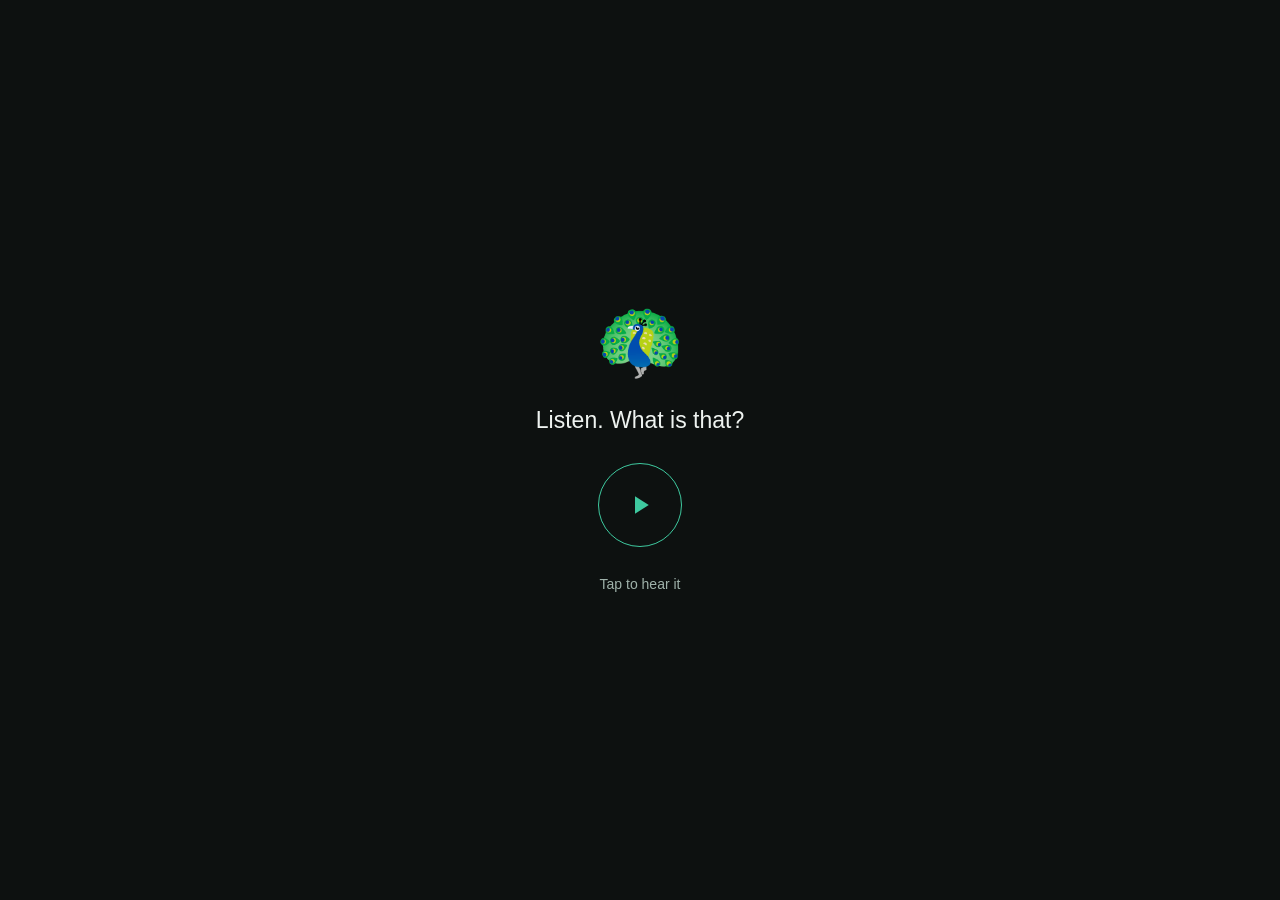
<file: index.html>
<!DOCTYPE html>
<html lang="en">
<head>
<meta charset="utf-8">
<meta name="viewport" content="width=device-width, initial-scale=1, viewport-fit=cover, maximum-scale=1, user-scalable=no">
<meta name="theme-color" content="#0d1f1b">
<meta name="apple-mobile-web-app-capable" content="yes">
<meta name="apple-mobile-web-app-status-bar-style" content="black-translucent">
<meta name="apple-mobile-web-app-title" content="Hark">
<meta name="description" content="A calm little game that teaches your ears the wild. 92 real field recordings. Can you hear them?">
<!-- Open Graph -->
<meta property="og:title" content="Hark — hear what you've been missing">
<meta property="og:description" content="A calm little game that teaches your ears the wild. 92 real field recordings. Can you name them?">
<meta property="og:image" content="https://snixdorff-netizen.github.io/hark-beta/assets/img/og-card.png">
<meta property="og:image:width" content="1200">
<meta property="og:image:height" content="630">
<meta property="og:url" content="https://snixdorff-netizen.github.io/hark-beta/">
<meta property="og:type" content="website">
<!-- Twitter card -->
<meta name="twitter:card" content="summary_large_image">
<meta name="twitter:title" content="Hark — hear what you've been missing">
<meta name="twitter:description" content="92 real wild sounds. Can you name them? Free, calm, no ads.">
<meta name="twitter:image" content="https://snixdorff-netizen.github.io/hark-beta/assets/img/og-card.png">
<link rel="manifest" href="manifest.webmanifest">
<!-- iOS "Add to Home Screen" does not support SVG for apple-touch-icon — it
     silently falls back to an auto-generated screenshot thumbnail instead of
     the app icon. -->
<link rel="apple-touch-icon" href="assets/img/apple-touch-icon.png">
<link rel="icon" href="assets/img/icon.svg" type="image/svg+xml">
<link rel="icon" href="assets/img/icon-192.png" type="image/png" sizes="192x192">
<link rel="stylesheet" href="css/styles.css">
<title>Hark — hear what you've been missing</title>
</head>
<body>
<div id="app" aria-live="polite"></div>
<script type="module" src="js/app.js"></script>
</body>
</html>
</file>
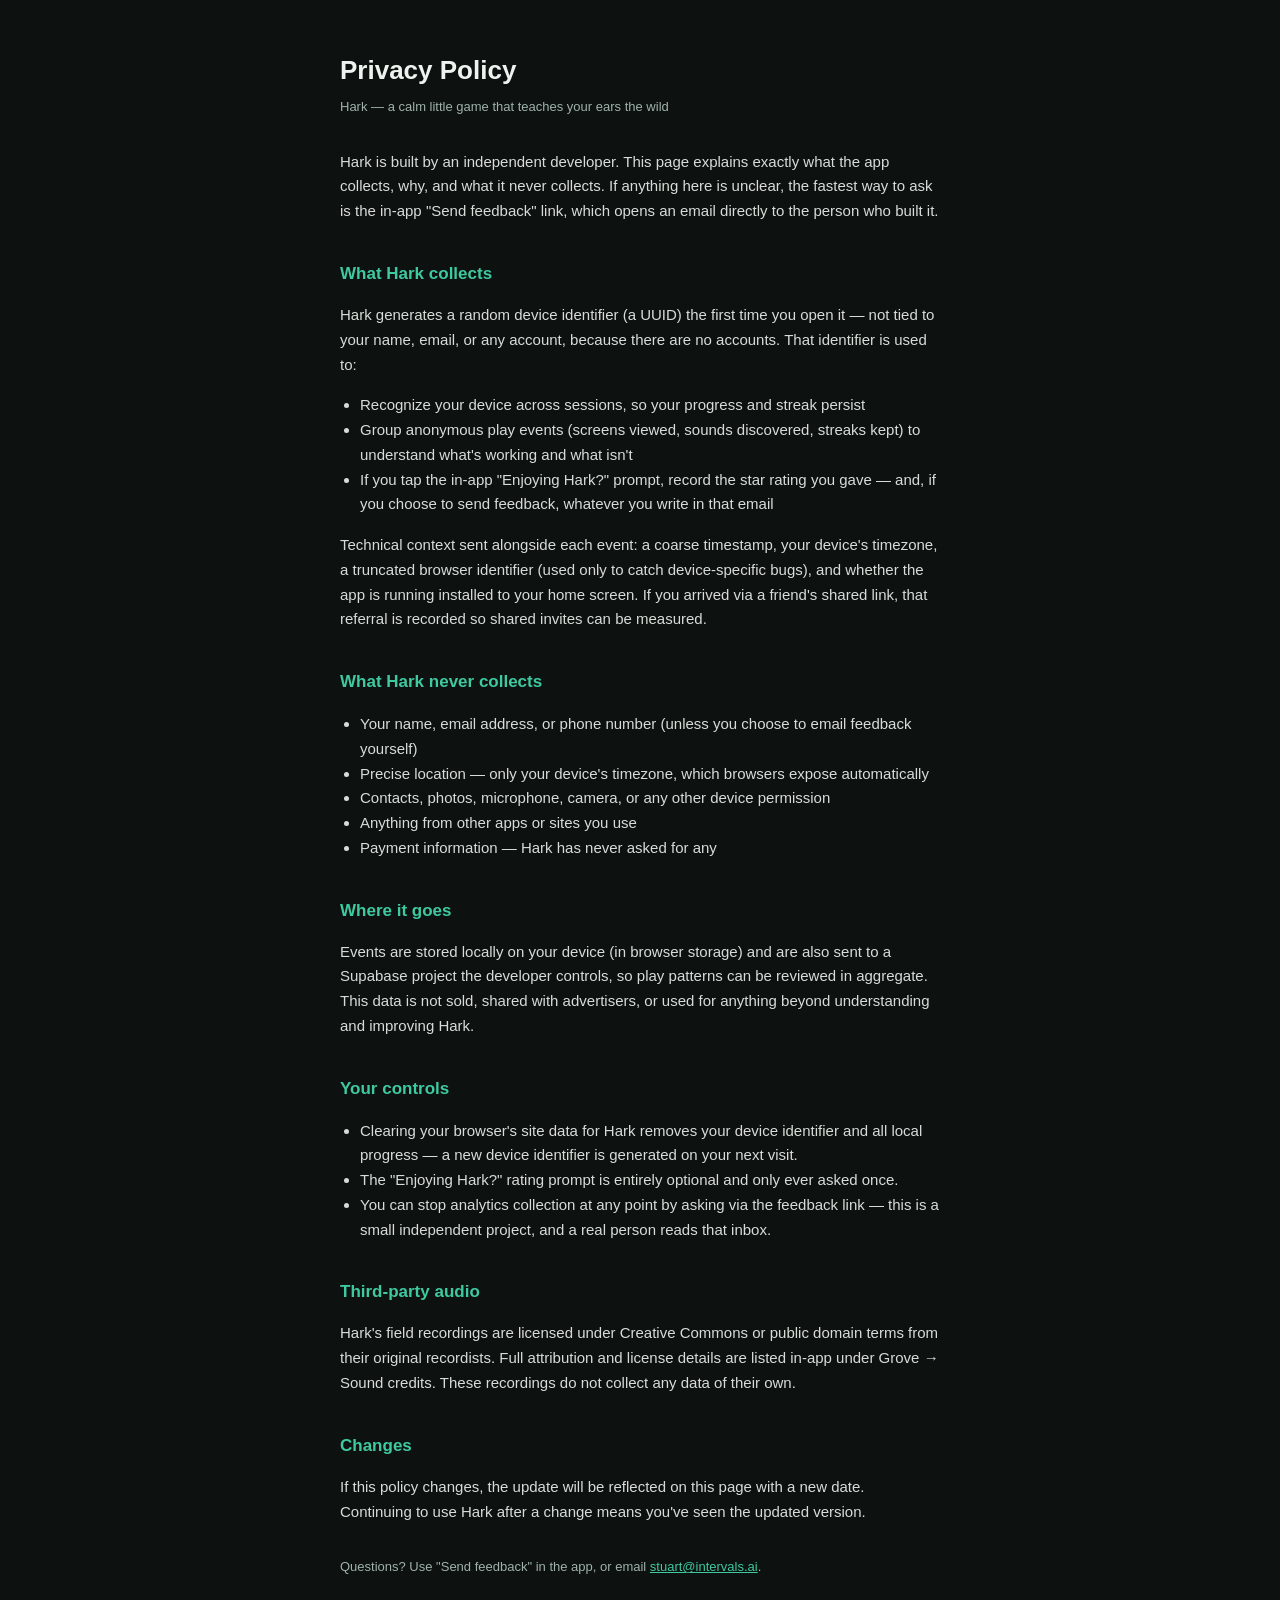
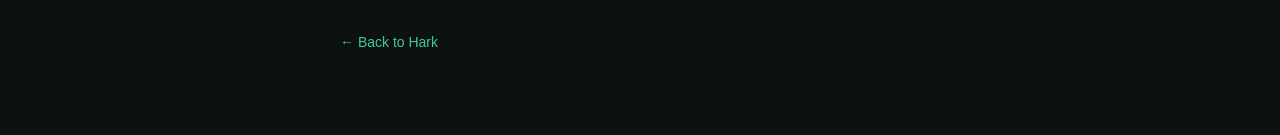
<file: privacy.html>
<!DOCTYPE html>
<html lang="en">
<head>
<meta charset="utf-8">
<meta name="viewport" content="width=device-width, initial-scale=1">
<meta name="theme-color" content="#0d1f1b">
<title>Privacy Policy — Hark</title>
<link rel="icon" href="assets/img/icon.svg" type="image/svg+xml">
<style>
  :root { --bg:#0d1110; --panel:#13201c; --ink:#eef3f0; --muted:#9fb2aa; --teal:#3ec99f; }
  * { box-sizing: border-box; }
  body {
    margin: 0; padding: 32px 20px 80px; max-width: 640px; margin-inline: auto;
    background: var(--bg); color: var(--ink);
    font-family: -apple-system, BlinkMacSystemFont, "Segoe UI", Helvetica, Arial, sans-serif;
    line-height: 1.65;
  }
  h1 { font-size: 26px; margin-bottom: 4px; }
  .updated { color: var(--muted); font-size: 13px; margin-bottom: 32px; }
  h2 { font-size: 17px; color: var(--teal); margin-top: 36px; margin-bottom: 8px; }
  p, li { font-size: 15px; color: rgba(238,243,240,.9); }
  ul { padding-left: 20px; }
  a { color: var(--teal); }
  .back { display: inline-block; margin-top: 40px; color: var(--teal); text-decoration: none; font-size: 14px; }
  code { background: var(--panel); padding: 1px 6px; border-radius: 4px; font-size: 13px; }
</style>
</head>
<body>
  <h1>Privacy Policy</h1>
  <div class="updated">Hark — a calm little game that teaches your ears the wild</div>

  <p>Hark is built by an independent developer. This page explains exactly what the app collects, why, and what it never collects. If anything here is unclear, the fastest way to ask is the in-app "Send feedback" link, which opens an email directly to the person who built it.</p>

  <h2>What Hark collects</h2>
  <p>Hark generates a random device identifier (a UUID) the first time you open it — not tied to your name, email, or any account, because there are no accounts. That identifier is used to:</p>
  <ul>
    <li>Recognize your device across sessions, so your progress and streak persist</li>
    <li>Group anonymous play events (screens viewed, sounds discovered, streaks kept) to understand what's working and what isn't</li>
    <li>If you tap the in-app "Enjoying Hark?" prompt, record the star rating you gave — and, if you choose to send feedback, whatever you write in that email</li>
  </ul>
  <p>Technical context sent alongside each event: a coarse timestamp, your device's timezone, a truncated browser identifier (used only to catch device-specific bugs), and whether the app is running installed to your home screen. If you arrived via a friend's shared link, that referral is recorded so shared invites can be measured.</p>

  <h2>What Hark never collects</h2>
  <ul>
    <li>Your name, email address, or phone number (unless you choose to email feedback yourself)</li>
    <li>Precise location — only your device's timezone, which browsers expose automatically</li>
    <li>Contacts, photos, microphone, camera, or any other device permission</li>
    <li>Anything from other apps or sites you use</li>
    <li>Payment information — Hark has never asked for any</li>
  </ul>

  <h2>Where it goes</h2>
  <p>Events are stored locally on your device (in browser storage) and are also sent to a Supabase project the developer controls, so play patterns can be reviewed in aggregate. This data is not sold, shared with advertisers, or used for anything beyond understanding and improving Hark.</p>

  <h2>Your controls</h2>
  <ul>
    <li>Clearing your browser's site data for Hark removes your device identifier and all local progress — a new device identifier is generated on your next visit.</li>
    <li>The "Enjoying Hark?" rating prompt is entirely optional and only ever asked once.</li>
    <li>You can stop analytics collection at any point by asking via the feedback link — this is a small independent project, and a real person reads that inbox.</li>
  </ul>

  <h2>Third-party audio</h2>
  <p>Hark's field recordings are licensed under Creative Commons or public domain terms from their original recordists. Full attribution and license details are listed in-app under Grove → Sound credits. These recordings do not collect any data of their own.</p>

  <h2>Changes</h2>
  <p>If this policy changes, the update will be reflected on this page with a new date. Continuing to use Hark after a change means you've seen the updated version.</p>

  <p style="margin-top:32px;color:var(--muted);font-size:13px;">Questions? Use "Send feedback" in the app, or email <a href="mailto:stuart@intervals.ai?subject=Hark%20privacy%20question">stuart@intervals.ai</a>.</p>

  <a class="back" href="./">← Back to Hark</a>
</body>
</html>
</file>
<file: css/styles.css>
/* ── Nightwood (default) — cozy dark forest ─────────────────────────────── */
:root{
  --bg:#0d1110; --panel:#13201c; --panel2:#18241f; --ink:#eef3f0; --muted:#9fb2aa;
  --teal:#3ec99f; --teal-deep:#06291f; --amber:#e0a44d; --amber-deep:#3a2706;
  --line:rgba(255,255,255,.08); --line2:rgba(255,255,255,.16);
  --radius:16px; --radius-sm:10px;
  --safe-top:env(safe-area-inset-top,0px); --safe-bot:env(safe-area-inset-bottom,0px);
}

/* ── Daylight — warm light, field-notebook feel ──────────────────────────── */
html[data-theme="daylight"]{
  --bg:#f4efe6; --panel:#faf7f1; --panel2:#ffffff; --ink:#1c2b24; --muted:#5c7268;
  --teal:#2a7d5c; --teal-deep:#e4f2ec; --amber:#b5670a; --amber-deep:#fff0d9;
  --line:rgba(0,0,0,.08); --line2:rgba(0,0,0,.13);
}
html[data-theme="daylight"] .grove-stage{
  background:linear-gradient(180deg,#d4ead8 0%,#f4efe6 100%);
}
html[data-theme="daylight"] .grove-stage .tree{ color:#4a8a50 }
html[data-theme="daylight"] .grove-stage .tree.lit{ color:#2d6b33 }
html[data-theme="daylight"] .nav{
  background:rgba(244,239,230,.9);
}
html[data-theme="daylight"] .card h2,
html[data-theme="daylight"] .card .sub,
html[data-theme="daylight"] .card .fact{ color:rgba(28,43,36,.85) }
html[data-theme="daylight"] .rail button{ color:var(--ink) }

/* ── Instrument — expert dark, Wildlife Acoustics-modeled ────────────────── */
html[data-theme="instrument"]{
  --bg:#0b1018; --panel:#121a24; --panel2:#18222e; --ink:#d8e8f0; --muted:#607b8a;
  --teal:#00c8d4; --teal-deep:#001a20; --amber:#f5a31a; --amber-deep:#241500;
  --line:rgba(255,255,255,.07); --line2:rgba(255,255,255,.13);
}
html[data-theme="instrument"] .brand{
  font-family:"Courier New",Courier,monospace; letter-spacing:4px; font-size:13px;
}
html[data-theme="instrument"] .grove-stage{
  background:linear-gradient(180deg,#0d1e2a 0%,#0b1018 100%);
}
html[data-theme="instrument"] .grove-stage .tree{ color:#1a3a4a }
html[data-theme="instrument"] .grove-stage .tree.lit{ color:#00c8d4 }
*{box-sizing:border-box;-webkit-tap-highlight-color:transparent}
html,body{margin:0;height:100%;background:var(--bg);color:var(--ink);
  font-family:-apple-system,BlinkMacSystemFont,"Segoe UI",Roboto,Helvetica,Arial,sans-serif;
  overscroll-behavior:none;user-select:none}
#app{position:relative;height:100dvh;max-width:520px;margin:0 auto;overflow:hidden;display:flex;flex-direction:column}
button{font-family:inherit;color:inherit;border:none;background:none;cursor:pointer}
.ic{display:inline-flex;align-items:center;justify-content:center}
.screen{position:absolute;inset:0;display:flex;flex-direction:column;animation:fade .35s ease}
@keyframes fade{from{opacity:0;transform:translateY(6px)}to{opacity:1;transform:none}}

/* top bar */
.topbar{display:flex;align-items:center;justify-content:space-between;padding:calc(var(--safe-top) + 12px) 16px 10px;gap:12px}
.brand{font-size:15px;letter-spacing:3px;color:var(--teal);font-weight:500}
.stats{display:flex;gap:14px;align-items:center;font-size:13px;color:var(--muted)}
.stats b{color:var(--ink);font-weight:500}
.stat{display:flex;align-items:center;gap:4px}
.stat .ic svg{color:var(--amber)}

/* bottom nav */
.nav{display:flex;justify-content:space-around;align-items:center;padding:8px 6px calc(var(--safe-bot) + 8px);border-top:.5px solid var(--line);background:rgba(13,17,16,.85);backdrop-filter:blur(8px)}
.nav button{display:flex;flex-direction:column;align-items:center;gap:3px;color:var(--muted);font-size:10.5px;padding:4px 12px;border-radius:12px}
.nav button.active{color:var(--teal)}
.nav button .ic svg{color:currentColor}

/* content area */
.body{flex:1;min-height:0;position:relative;overflow:hidden}

/* cold open */
.cold{flex:1;display:flex;flex-direction:column;align-items:center;justify-content:center;text-align:center;gap:26px;padding:24px}
.cold .wm{position:absolute;top:calc(var(--safe-top) + 22px);letter-spacing:5px;color:var(--teal);font-size:13px}
.cold h1{font-size:23px;font-weight:500;line-height:1.5;margin:0}
.cold h1 span{color:var(--teal)}
.cold p{color:var(--muted);font-size:14px;max-width:280px;margin:0;line-height:1.6}
.bigplay{width:84px;height:84px;border-radius:50%;border:1.5px solid var(--teal);color:var(--teal);display:flex;align-items:center;justify-content:center;transition:transform .15s,background .2s}
.bigplay:active{transform:scale(.94);background:rgba(62,201,159,.12)}
.cta{background:var(--teal);color:var(--teal-deep);font-weight:500;font-size:15px;padding:14px 26px;border-radius:30px;transition:transform .12s}
.cta:active{transform:scale(.97)}
.ghost{color:var(--muted);font-size:13px;padding:10px}

/* feed */
.feed{height:100%;overflow-y:scroll;scroll-snap-type:y mandatory;scrollbar-width:none}
.feed::-webkit-scrollbar{display:none}
.card{height:100%;scroll-snap-align:start;position:relative;display:flex;flex-direction:column;justify-content:flex-end;padding:18px}
.card .stage{position:absolute;inset:0;display:flex;align-items:center;justify-content:center}
.card .glyph{font-size:0}
.card .grp{position:absolute;top:calc(var(--safe-top) + 14px);left:16px;font-size:11px;padding:4px 10px;border-radius:20px;background:rgba(255,255,255,.14);display:flex;gap:5px;align-items:center}
.rail{position:absolute;right:12px;bottom:150px;display:flex;flex-direction:column;gap:20px;align-items:center;color:#fff}
.rail button{display:flex;flex-direction:column;align-items:center;gap:3px;font-size:11px;color:#fff}
.rail button.liked .ic svg{color:#ff6b81}
.card h2{margin:0;font-size:21px;font-weight:500;position:relative}
.card .sub{color:rgba(255,255,255,.85);font-size:13px;margin:2px 0 10px;position:relative}
.specwrap{position:relative;border-radius:10px;overflow:hidden;border:.5px solid var(--line2)}
.playline{position:relative;display:flex;align-items:center;gap:10px;margin-top:12px}
.playbtn{width:46px;height:46px;border-radius:50%;background:var(--teal);color:var(--teal-deep);display:flex;align-items:center;justify-content:center;flex:0 0 auto;transition:transform .12s}
.playbtn:active{transform:scale(.92)}
.idbtn{display:inline-flex;align-items:center;gap:6px;background:rgba(255,255,255,.16);color:#fff;font-size:13px;padding:11px 16px;border-radius:24px}
.fact{position:relative;color:rgba(255,255,255,.78);font-size:12px;margin-top:10px;line-height:1.5;max-width:84%}

/* generic play / quiz */
.pad{padding:16px;display:flex;flex-direction:column;gap:14px;height:100%}
.q-head{display:flex;align-items:center;justify-content:space-between}
.q-title{font-size:17px;font-weight:500}
.pill{display:inline-flex;align-items:center;gap:4px;font-size:12px;color:var(--amber);background:rgba(224,164,77,.12);padding:5px 10px;border-radius:20px}
.replay{display:flex;align-items:center;gap:10px;background:var(--panel);border-radius:12px;padding:12px;border:.5px solid var(--line)}
.replay .playbtn{width:40px;height:40px}
.opts{display:grid;gap:10px;grid-template-columns:1fr 1fr}
.opt{border:1.5px solid var(--line2);border-radius:14px;padding:8px;background:var(--panel);transition:transform .12s,border-color .2s;display:flex;flex-direction:column;gap:7px;align-items:center}
.opt:active{transform:scale(.97)}
.opt.correct{border-color:var(--teal);box-shadow:0 0 0 2px rgba(62,201,159,.3)}
.opt.wrong{border-color:#c0524f}
.opt .lab{font-size:12px;color:var(--muted)}
.foot{margin-top:auto;text-align:center}
.foot .hint{font-size:12px;color:var(--muted);margin-bottom:8px}
.dots{display:flex;gap:6px;justify-content:center}
.dots span{width:20px;height:4px;border-radius:20px;background:var(--line2)}
.dots span.on{background:var(--teal)}
.dots span.now{background:var(--amber)}

/* noise or nature */
.swipearea{flex:1;display:flex;align-items:center;gap:8px;min-height:0}
.side{display:flex;flex-direction:column;align-items:center;gap:4px;font-size:11px}
.side.no{color:#e07a78}.side.yes{color:var(--teal)}
.swipecard{flex:1;border:.5px solid var(--line2);border-radius:16px;padding:14px;background:var(--panel);touch-action:pan-y}
.swipecard .ask{text-align:center;color:var(--muted);font-size:13px;margin-top:10px}

/* haul (styles moved to Sprint 2 section below) */

/* grove */
.grove-stage{flex:1;position:relative;background:linear-gradient(180deg,#10211c 0%,#0d1110 100%);display:flex;align-items:flex-end;justify-content:center;gap:6px;padding-bottom:30px;overflow:hidden}
.grove-stage .tree{color:#2f6b34;opacity:.25;transition:opacity .6s,transform .6s;transform:translateY(8px)}
.grove-stage .tree.lit{opacity:1;transform:none;color:#4f9a3a}
.grove-meta{padding:16px}
.bar{height:8px;background:var(--panel);border-radius:20px;overflow:hidden}
.bar > i{display:block;height:100%;background:var(--teal);border-radius:20px;transition:width .8s}

/* toast / mentor */
.mentor{position:absolute;left:16px;right:16px;bottom:calc(var(--safe-bot) + 78px);background:var(--panel2);border:.5px solid var(--line2);border-radius:14px;padding:12px 14px;display:flex;gap:10px;align-items:flex-start;animation:rise .4s ease;z-index:20}
@keyframes rise{from{opacity:0;transform:translateY(10px)}to{opacity:1;transform:none}}
.mentor .who{width:30px;height:30px;border-radius:50%;background:rgba(62,201,159,.18);color:var(--teal);display:flex;align-items:center;justify-content:center;flex:0 0 auto}
.mentor .msg{font-size:13px;line-height:1.5}
.mentor .msg b{color:var(--teal);font-weight:500}

.spark{position:absolute;left:50%;top:50%;width:7px;height:7px;border-radius:50%;background:var(--teal);
  animation:fly .9s ease-out forwards;pointer-events:none}
@keyframes fly{to{transform:translate(var(--dx),var(--dy)) scale(.2);opacity:0}}

.center{display:flex;align-items:center;justify-content:center;height:100%;color:var(--muted)}

/* probes: overlay, privacy notice, sheet, dashboard */
.ovl{position:absolute;inset:0;background:rgba(5,8,7,.6);backdrop-filter:blur(3px);display:flex;align-items:flex-end;justify-content:center;z-index:40;animation:fade .25s ease}
.sheet{width:100%;max-width:520px;background:var(--panel2);border-top:.5px solid var(--line2);border-radius:20px 20px 0 0;padding:22px 18px calc(var(--safe-bot) + 22px);text-align:center;animation:rise .3s ease}
.sheet-h{font-size:18px;font-weight:500;margin-bottom:8px}
.sheet-p{font-size:13px;color:var(--muted);line-height:1.6;margin:0 0 16px}
.sheet-opts{display:grid;grid-template-columns:1fr 1fr;gap:10px}
.sheet-opt{padding:14px;border-radius:14px;background:var(--teal);color:var(--teal-deep);font-weight:500;font-size:14px}
.sheet-opt.muted{background:var(--panel);color:var(--ink);border:.5px solid var(--line2)}
.kv{display:flex;justify-content:space-between;font-size:13px;padding:6px 0;border-bottom:.5px solid var(--line);color:var(--muted)}
.kv b{color:var(--ink);font-weight:500}
.privacy{position:absolute;left:12px;right:12px;bottom:calc(var(--safe-bot) + 70px);background:var(--panel2);border:.5px solid var(--line2);border-radius:12px;padding:10px 12px;display:flex;gap:10px;align-items:center;z-index:30;animation:rise .4s ease}
.privacy .msg{font-size:12px;color:var(--muted);line-height:1.5;flex:1}
.privacy .lnk{color:var(--teal);font-size:13px;font-weight:500;padding:6px 10px}
.lnk-row{display:inline-flex;align-items:center;gap:7px;color:var(--muted);font-size:13px;padding:10px 0}
.lnk-row:active{color:var(--teal)}

/* ── Tiger sprint ────────────────────────────────────────────────────── */

/* Feed: creature emoji floats gently */
.card .stage { align-items: center; justify-content: center; }

@keyframes float { 0%,100%{transform:translateY(0)} 50%{transform:translateY(-10px)} }
.card .stage div { animation: float 5s ease-in-out infinite; }

/* Cold open: creature hero emoji */
.creature-hero {
  font-size: 72px;
  line-height: 1;
  animation: hero-in .45s cubic-bezier(.34,1.56,.64,1) both;
}
@keyframes hero-in { from{transform:scale(.5);opacity:0} to{transform:scale(1);opacity:1} }

/* Cold open: emoji option buttons */
.emo-opt-row { display:flex; gap:12px; width:100%; max-width:320px; }
.emo-opt {
  flex:1; display:flex; flex-direction:column; align-items:center; justify-content:center;
  gap:8px; padding:18px 12px;
  border:1.5px solid var(--line2); border-radius:16px;
  background:var(--panel); font-size:13px; font-family:inherit;
  color:var(--ink); cursor:pointer;
  transition:transform .12s, border-color .15s;
}
.emo-opt:active { transform:scale(.96); }
.emo-opt.correct { border-color:var(--teal); background:rgba(62,201,159,.08); }
.emo-opt.wrong { border-color:#c0524f; }

/* NorN reveal card */
.reveal-card {
  display:flex; flex-direction:column; align-items:center; justify-content:center;
  flex:1; gap:16px; text-align:center; padding:40px;
  animation: fade .25s ease both;
}

/* ── Sprint 2: rank, daily challenge, rare, share ───────────────────────── */

/* Rank badge in topbar */
.rank-badge {
  font-size:18px; line-height:1; padding:2px 4px;
  border-radius:8px; cursor:default;
  transition:transform .2s;
}
.rank-badge:hover { transform:scale(1.2); }
@keyframes rankup { 0%,100%{transform:scale(1)} 40%{transform:scale(1.6)} }
.rank-badge.rankup { animation:rankup .45s ease 3; }

/* Daily challenge badge on feed card */
.daily-badge {
  position:absolute;
  top:calc(var(--safe-top) + 52px);
  left:16px;
  font-size:11px; font-weight:600;
  padding:3px 10px; border-radius:20px;
  background:var(--amber); color:var(--amber-deep);
  letter-spacing:.04em;
  animation:pulse-glow 2s ease-in-out infinite;
}
.daily-badge.done {
  background:rgba(62,201,159,.2); color:var(--teal);
  animation:none;
}
@keyframes pulse-glow {
  0%,100%{box-shadow:0 0 0 0 rgba(224,164,77,.4)}
  50%{box-shadow:0 0 0 6px rgba(224,164,77,0)}
}

/* Rare badge */
.rare-badge {
  position:absolute;
  top:calc(var(--safe-top) + 52px);
  right:16px;
  font-size:11px; font-weight:600;
  padding:3px 10px; border-radius:20px;
  background:rgba(111,139,255,.2); color:#6f8bff;
  letter-spacing:.04em;
}

/* Haul list rows with emoji */
.haul-list { display:flex; flex-direction:column; gap:8px; width:100%; padding:0 0 12px; }
.haul-row {
  display:flex; align-items:center; justify-content:space-between;
  padding:12px 16px; border-radius:12px;
  background:var(--panel); border:.5px solid var(--line2);
  font-size:14px; color:var(--ink); text-align:left;
  width:100%;
}
.haul-row .chk { color:var(--teal); }

/* 67kHz unknown panel */
.unknown {
  display:flex; align-items:center; gap:14px;
  padding:14px 16px; border-radius:12px; margin-top:8px;
  background:rgba(224,164,77,.08); border:.5px solid rgba(224,164,77,.3);
  cursor:pointer;
}
.unknown .t { font-size:14px; font-weight:500; color:var(--amber); }
.unknown .d { font-size:11px; color:#caa56a; }

/* Deploy / recording ring */
.deploy { display:flex; flex-direction:column; align-items:center; justify-content:center; gap:18px; flex:1; text-align:center; padding:24px; }
.ring {
  width:120px; height:120px; border-radius:50%;
  border:3px solid var(--line2);
  display:flex; align-items:center; justify-content:center;
  color:var(--teal); font-size:22px; font-weight:500;
  animation:ring-pulse 2s ease-in-out infinite;
}
@keyframes ring-pulse {
  0%,100%{border-color:var(--line2)}
  50%{border-color:rgba(62,201,159,.5)}
}
.btn-row { display:flex; gap:10px; margin-top:auto; }
.btn { flex:1; padding:14px; border-radius:26px; font-size:14px; font-weight:500; text-align:center; border:.5px solid var(--line2); color:var(--ink); }
.btn.primary { background:var(--teal); color:var(--teal-deep); border-color:var(--teal); }

/* Discovery toast */
.toast-disc {
  position: absolute;
  top: calc(var(--topbar-h, 52px) + 30px);
  left: 50%; transform: translateX(-50%);
  background: rgba(62,201,159,.13);
  border: .5px solid rgba(62,201,159,.28);
  border-radius: 20px;
  padding: 5px 16px;
  font-size: 12px;
  color: var(--teal);
  white-space: nowrap;
  z-index: 25;
  pointer-events: none;
  animation: toast-in .3s ease;
}
@keyframes toast-in { from{opacity:0;transform:translateX(-50%) translateY(-6px)} to{opacity:1;transform:translateX(-50%) translateY(0)} }

/* Milestone celebration overlay */
.milestone-ovl {
  position: fixed; inset: 0; z-index: 999;
  background: rgba(6,14,11,.94);
  display: flex; flex-direction: column; align-items: center; justify-content: center;
  gap: 10px; padding: 32px;
  animation: milestone-in .5s cubic-bezier(.34,1.4,.64,1) both;
}
@keyframes milestone-in { from{opacity:0;transform:scale(.88)} to{opacity:1;transform:none} }

/* PWA install banner */
.install-banner {
  position:absolute;
  left:12px; right:12px;
  bottom:calc(var(--safe-bot) + 70px);
  background:var(--panel2);
  border:.5px solid var(--line2);
  border-radius:12px;
  padding:10px 14px;
  display:flex; gap:10px; align-items:center;
  z-index:30; animation:rise .4s ease;
  box-shadow:0 4px 20px rgba(0,0,0,.3);
}
</file>
